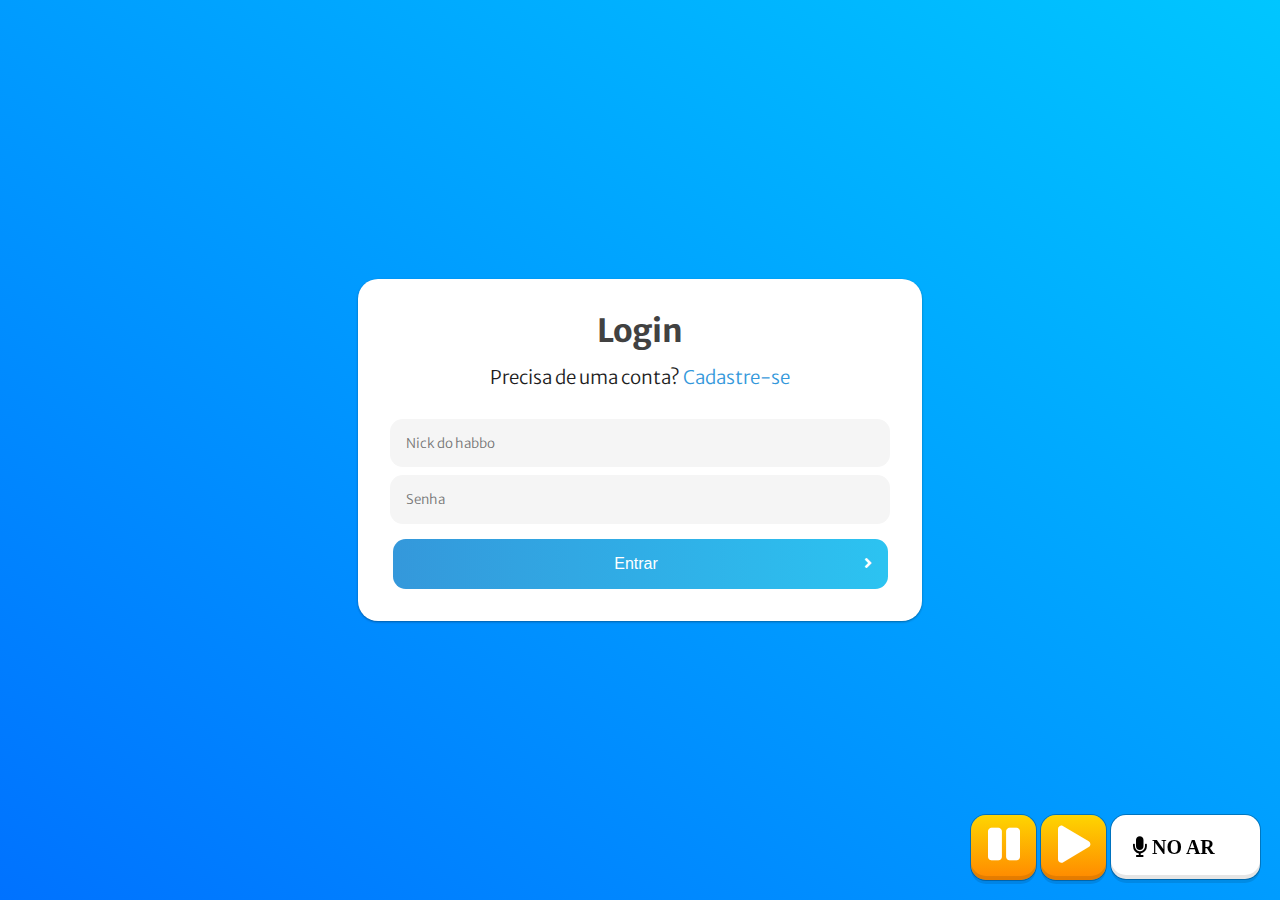
<file: index.html>
<!DOCTYPE html>
<html lang="PT-BR">

<head>
    <meta charset="UTF-8">
    <meta http-equiv="X-UA-Compatible" content="IE=edge">
    <meta name="viewport" content="width=device-width, initial-scale=1.0">
    <link rel="stylesheet" href="./style.css">
    <link rel="stylesheet" href="./radio/radio.css">
    <link rel="stylesheet" href="./Login/login.css">
    <title>Projeto Login</title>
</head>

<body>
    <div class="conteudo">
        <div class="radio_player">
            <div class="radio">
                <div class="playpause" id="botao" onclick="pause()">
                <i aria-hidden="true" class="fa fa-pause"></i></div>
                <div class="playpause" id="botao" onclick="play()">
                <i aria-hidden="true" class="fa fa-play"></i></div>
                <div class="radio-titulo"><i aria-hidden="true" class="fa fa-microphone"> NO AR</i></div>
                <audio autoplay="autoplay" id="stream" src="http://stream.zeno.fm/bs8gqsmnzmruv" type="audio/mpeg">
                </audio>
                </div>
        </div>
        <div class="logo">

        </div>
        <div class="box_login">
            <h1>Login</h1>
            <h3>Precisa de uma conta? <a href="./cadastro/cadastro.html">Cadastre-se</a></h2>
                <div class="input_login_grid">
                    <input class="campos_login" type="text" placeholder="Nick do habbo">
                    <input class="campos_login" type="text" placeholder="Senha">
                </div>
                <a href="./painel/painel.html"><button>Entrar<i class="fas fa-angle-right"></i></button>
                    </a>
        </div>
    </div>
    <script type="text/javascript" src="./json.js"></script>
</body>

</html>
</file>
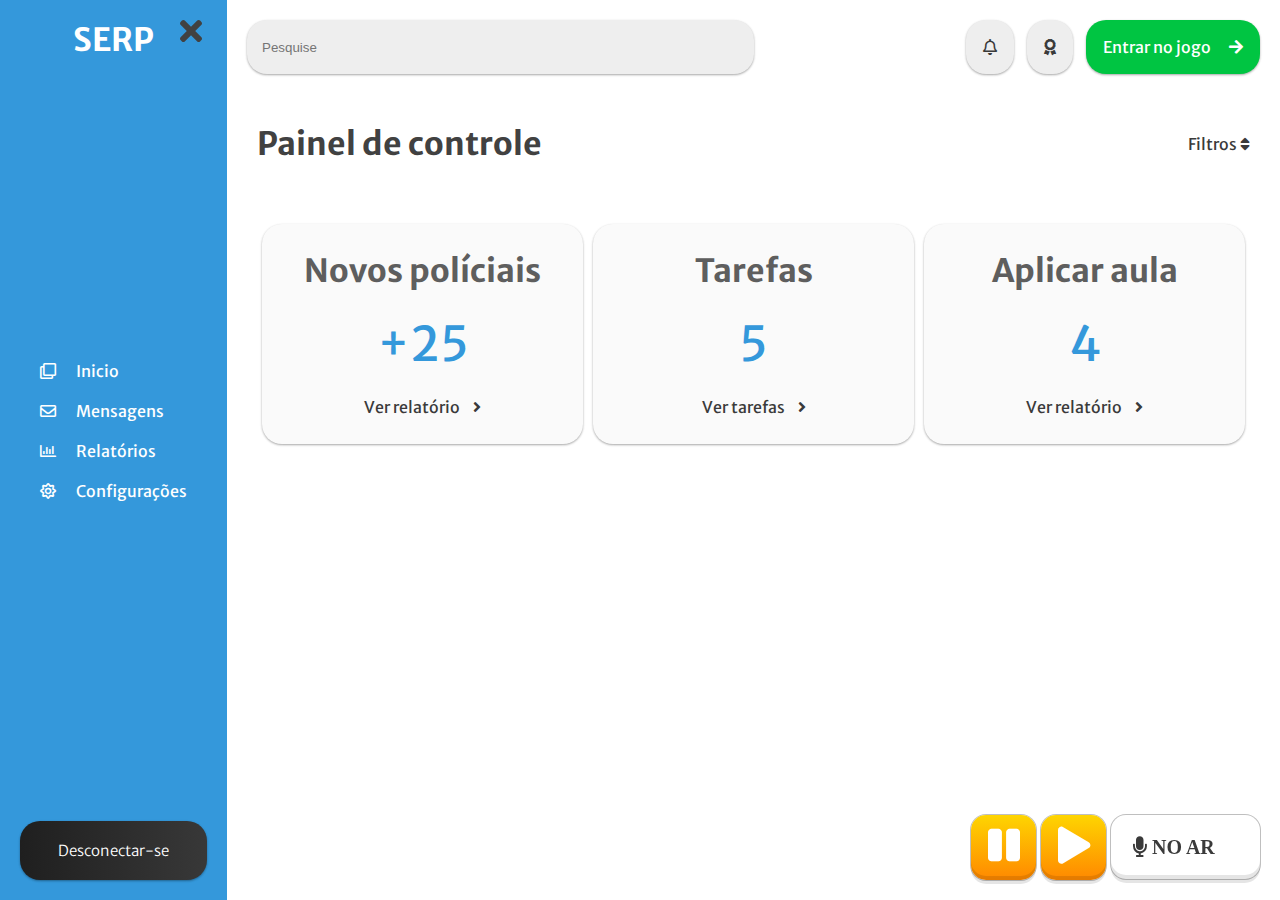
<file: painel/painel.html>
<!DOCTYPE html>
<html lang="PT-BR">

<head>
    <meta charset="UTF-8">
    <meta http-equiv="X-UA-Compatible" content="IE=edge">
    <meta name="viewport" content="width=device-width, initial-scale=1.0">
    <link rel="stylesheet" href="../painel/painel.css">
    <link rel="stylesheet" href="../radio.css">
    <title>Painel de controle</title>
</head>

<body>
    <aside class="menu-lateral">
        <div class="hamburguer"><i id="icon-menu-barra" class="fas fa-bars"></i><i id="icon-menu-x" class="fas fa-times"></i></div>
        <section class="topo_menu">
            <div class="logo">
                <h1>SERP</h1>
            </div>

        </section>
        <nav>
            <a href="">
                <li><i class="far fa-clone"></i> Inicio</li>
            </a>
            <a href="">
                <li><i class="far fa-envelope"></i> Mensagens</li>
            </a>
            <a href="">
                <li><i class="far fa-chart-bar"></i> Relatórios</li>
            </a>
            <a href="">
                <li><i class="far fa-sun"></i> Configurações</li>
            </a>
        </nav>
        <div class="box_logout"><a href="../Login/login.html">
                <h3>Desconectar-se</h3>
            </a>

        </div>
    </aside>
    <div class="painel_dentro">
        <div class="radio_player">
            <div class="radio">
                <div class="playpause" id="botao" onclick="pause()">
                <i aria-hidden="true" class="fa fa-pause"></i></div>
                <div class="playpause" id="botao" onclick="play()">
                <i aria-hidden="true" class="fa fa-play"></i></div>
                <div class="radio-titulo"><i aria-hidden="true" class="fa fa-microphone"> NO AR</i></div>
                <audio autoplay="autoplay" id="stream" src="http://stream.zeno.fm/bs8gqsmnzmruv" type="audio/mpeg">
                </audio>
                </div>
        </div>

        <header class="topo">
            <input type="search" class="pesquisa" placeholder="Pesquise">
            <div class="topo_icons">

                <div class="icon_header"><i class="far fa-bell"></i></div>
                <div class="icon_header"><i class="fas fa-award"></i></i></div>
                <div class="icon_header login_habbo">Entrar no jogo <i class="fas fa-arrow-right"></i></div>
            </div>
        </header>
        <div class="box_painel">
            <section class="header_section">
                <h1>Painel de controle</h1>
                <div class="filtro">Filtros <i class="fas fa-sort"></i></div>
            </section>
            <section class="infos">
                <div class="box">
                    <h1>Novos políciais</h1>
                    <div class="info_qtd"> +25</div>
                    <div class="info_acao">Ver relatório <i class="fas fa-angle-right"></i></div>
                </div>
                <div class="box">
                    <h1>Tarefas</h1>
                    <div class="info_qtd"> 5</div>
                    <div class="info_acao">Ver tarefas <i class="fas fa-angle-right"></i></div>
                </div>
                <div class="box">
                    <h1>Aplicar aula</h1>
                    <div class="info_qtd"> 4</div>
                    <div class="info_acao">Ver relatório <i class="fas fa-angle-right"></i></div>
                </div>
            </section>
        </div>

    </div>
    <script type="text/javascript" src="../json.js"></script>
</body>

</html>
</file>
<file: radio/radio.css>
.radio_player {
  position: fixed;
  z-index: 100;
  bottom: 0;
  right: 0;
  margin: 20px;
}
.playpause {
  box-shadow: inset 0 -4px rgba(0, 0, 0, 0.1), 0 0 0 1px rgba(0, 0, 0, 0.25),
    0 4px rgba(0, 0, 0, 0.1);
  width: 65px;
  margin-right: 5px;
  height: 65px;
  float: left;
  border-radius: 15px;
  z-index: 9;
  position: relative;
  cursor: pointer;
}
.playpause {
  background-image: linear-gradient(
    to bottom,
    rgb(254, 213, 1),
    rgb(255, 136, 0)
  );
  color: white;
  text-align: center;
  font-size: 37px !important;
  line-height: 62px !important;
}
.radio-titulo {
  background: white;
  font-size: 20px;
  border-radius: 15px;
  line-height: 20px;
  background-position: center;
  padding: 22px;
  box-shadow: inset 0 -4px rgba(0, 0, 0, 0.1), 0 0 0 1px rgba(0, 0, 0, 0.25),
    0 4px rgba(0, 0, 0, 0.1);
  width: 105px;
  background-size: 195px;
  float: left;
  height: 20px;
}
</file>
<file: Login/login.css>
.campos_login:nth-child(1) {
    grid-column: 1 / 3;
    grid-row: 1 / 1;
  }
  .campos_login:nth-child(2) {
    grid-column: 1 / 3;
    grid-row: 2 / 2;
  }
</file>
<file: radio.css>
.radio_player {
  position: fixed;
  z-index: 100;
  bottom: 0;
  right: 0;
  margin: 20px;
}
.playpause {
  box-shadow: inset 0 -4px rgba(0, 0, 0, 0.1), 0 0 0 1px rgba(0, 0, 0, 0.25),
    0 4px rgba(0, 0, 0, 0.1);
  width: 65px;
  margin-right: 5px;
  height: 65px;
  float: left;
  border-radius: 15px;
  z-index: 9;
  position: relative;
  cursor: pointer;
}
.playpause {
  background-image: linear-gradient(
    to bottom,
    rgb(254, 213, 1),
    rgb(255, 136, 0)
  );
  color: white;
  text-align: center;
  font-size: 37px !important;
  line-height: 62px !important;
}
.radio-titulo {
  background: white;
  font-size: 20px;
  border-radius: 15px;
  line-height: 20px;
  background-position: center;
  padding: 22px;
  box-shadow: inset 0 -4px rgba(0, 0, 0, 0.1), 0 0 0 1px rgba(0, 0, 0, 0.25),
    0 4px rgba(0, 0, 0, 0.1);
  width: 105px;
  background-size: 195px;
  float: left;
  height: 20px;
}
</file>
<file: style.css>
@import url("https://cdnjs.cloudflare.com/ajax/libs/font-awesome/5.15.4/css/all.min.css");
@import url("https://fonts.googleapis.com/css2?family=Merriweather+Sans:wght@300;500;800&display=swap");



* {
  margin: 0;
  padding: 0;
  list-style: none;
  text-decoration: none;
}
:root {
  
}

body {
  background-color: #3498db;
  display: flex;
  justify-content: center;
  align-items: center;
  width: 100%;
  height: 100vh;
  background: #00c6ff; /* fallback for old browsers */
  background: -webkit-linear-gradient(
    to top right,
    #0072ff,
    #00c6ff
  ); /* Chrome 10-25, Safari 5.1-6 */
  background: linear-gradient(
    to top right,
    #0072ff,
    #00c6ff
  ); /* W3C, IE 10+/ Edge, Firefox 16+, Chrome 26+, Opera 12+, Safari 7+ */
}
h1 {
  font-family: "Merriweather Sans", sans-serif;
  color: rgb(65, 65, 65);
}
h3 {
  font-family: "Merriweather Sans", sans-serif;
  color: rgb(29, 29, 29);
  font-weight: 300;
  transition: all 0.5s;
}
h3 a {
  color: #3498db;
}
h3 a:hover {
  color: #50b9ff;
}
.input_login_grid {
  display: grid;
  grid-gap: 0.5rem;
  margin-top: 1rem;
  grid-template-columns: repeat(2, 1fr);
  grid-template-rows: repeat(1, 3rem);
}

.conteudo {
  position: relative;
  display: flex;
  justify-content: center;
  align-items: center;
  flex-direction: column;
}
.logo {
  width: 564px;
  position: relative;
  top: 20px;
  border-radius: 20px;
}
.logo img {
  width: 100%;
  height: 100%;
  object-fit: contain;
  border-radius: 20px 20px 0px 0px;
}
.box_login {
  text-align: center;
  height: auto;
  display: grid;
  width: 500px;
  grid-gap: 0.9rem;
  padding: 2rem;
  background-color: white;
  position: relative;
  border-radius: 20px;
  box-shadow: 0 1px 3px rgba(0, 0, 0, 0.12), 0 1px 2px rgba(0, 0, 0, 0.24);
  transition: all 0.3s cubic-bezier(0.25, 0.8, 0.25, 1);
}
.box_login input {
  padding: 1rem;
  border-radius: 0.8rem;
  text-decoration: none;
  box-shadow: none;
  border: none;
  background-color: rgb(245, 245, 245);
  color: grey;
  font-family: "Merriweather Sans", sans-serif;
  font-weight: 300;
}
.box_login input:active {
  background-color: white;
}
.sections b{
  font-family: "Merriweather Sans", sans-serif;
  font-weight: 100;
  color: rgb(65, 65, 65);
}
.sections a b {
  color: #3498db;
}

button {
  padding: 1rem;
  justify-content: center;
  align-items: center;
  color: white;
  border: none;
  background-color: #3498db;
  background-image: linear-gradient(to right, #3498db, #2cc3f1);
  border-radius: 0.8rem;
  text-align: center;
  font-size: 1rem;
  cursor: pointer;
  position: relative;
  transition: all 0.4s;
  width: 99%;
}
button:hover {
  background-color: #50b9ff;
}
button i {
  float: right;
}
</file>
<file: painel/painel.css>
@import url("https://cdnjs.cloudflare.com/ajax/libs/font-awesome/5.15.4/css/all.min.css");
@import url("https://fonts.googleapis.com/css2?family=Merriweather+Sans:wght@300;500;800&display=swap");

* {
  margin: 0;
  padding: 0;
  list-style: none;
  text-decoration: none;
}
:root {
}
a {
  color: unset;
}
body {
  font-family: "Merriweather Sans", sans-serif;
  width: 100%;
  height: 100vh;
  display: flex;
  color: #3a3a3a;
}
h1 {
  font-family: "Merriweather Sans", sans-serif;
  color: rgb(65, 65, 65);
}
h3 {
  font-family: "Merriweather Sans", sans-serif;
  color: rgb(29, 29, 29);
  font-weight: 300;
  transition: all 0.5s;
}
section {
  display: flex;
  padding: 30px;
}

.menu-lateral {
  position: relative;
  background-color: #3498db;
  height: 100%;
  display: flex;
  flex-direction: column;
  justify-content: space-between;
  text-align: center;
  align-items: right;

  font-family: "Merriweather Sans", sans-serif;
  color: rgb(65, 65, 65);
  text-decoration: none;
}
.show-menu{
  left: -300px;
}
.topo_menu {
  padding: 0;
  padding-top: 20px;
  display: flex;
  justify-content: space-around;
  align-items: center;
  flex-direction: row;
}
.hamburguer {
  font-size: 2rem;
  cursor: pointer;
  position: fixed;
  z-index: 20000;
  top: 15px;
  left: 20px;
}
#icon-menu-barra {
  opacity: 0;
  color: #3a3a3a;
}
.close-menu #icon-menu-barra {
  opacity: 1;
}
.close-menu ,.hamburguer i {
  right: 15rem;
}
.close-menu #icon-menu-x {
  opacity: 0;
}
#icon-menu-x {
  font-size: 2rem;
  cursor: pointer;  
  position: absolute;
  z-index: 20000;
  left: 160px;
}
.logo h1 {
  color: white;
}
.menu-lateral nav {
  padding: 30px;
  justify-content: right;
  align-items: right;
}
.menu-lateral li {
  padding: 10px;
  display: flex;
  color: white;

  flex-wrap: nowrap;
  flex-direction: row;
  justify-content: flex-start;
  align-items: center;
  align-content: center;
}
.menu-lateral li i {
  margin-right: 20px;
}
.menu-lateral .box_logout {
  padding: 20px;
  margin: 20px;
  background-color: #3a3a3a;
  background-image: linear-gradient(to right, rgb(31, 31, 31), rgb(56, 56, 56));
  box-shadow: 0 1px 3px rgb(0 0 0 / 12%), 0 1px 2px rgb(0 0 0 / 24%);
  border-radius: 20px;
  color: white;
}
.menu-lateral .box_logout h3 {
  color: white;
  font-size: 15px;
}
.painel_dentro {
  width: 100%;
  height: 100%;
}
.topo {
  display: flex;
  flex-direction: row;
  position: relative;
  padding: 20px;
  justify-content: space-between;
}
.topo_icons {
  display: flex;
  flex-direction: row;
}
.icon_header {
  padding: 17px;
  border-radius: 20px;
  background-color: rgb(238, 238, 238);
  margin-left: 0.8rem;
  cursor: pointer;
  box-shadow: 0 1px 3px rgb(0 0 0 / 12%), 0 1px 2px rgb(0 0 0 / 24%);
}
.topo .pesquisa {
  background-color: rgb(238, 238, 238);
  border-radius: 20px;
  border: none;
  padding: 15px;
  width: 50%;
  box-shadow: 0 1px 3px rgb(0 0 0 / 12%), 0 1px 2px rgb(0 0 0 / 24%);
}
.login_habbo {
  background-color: #00c542;
  color: white;
}
.login_habbo i {
  margin-left: 15px;
}
.header_section {
  display: flex;
  justify-content: space-between;
  align-items: center;
  padding: 30px;
}
.infos {
  display: flex;
  flex-direction: row;
  justify-content: space-around;
  align-items: center;
}
.infos .box {
  padding: 20px;
  background-color: #fafafa;
  border-radius: 20px;
  box-shadow: 0 1px 3px rgb(0 0 0 / 12%), 0 1px 2px rgb(0 0 0 / 24%);
  display: flex;
  width: 40%;
  margin-left: 5px;
  flex-wrap: nowrap;
  margin-right: 5px;
  justify-content: space-around;
  flex-direction: column;
  align-items: center;
  min-height: 180px;
}
.infos .info_qtd {
  margin-top: 10px;
  font-size: 3rem;
  font-family: "Merriweather Sans", sans-serif;
  color: #3498db;
}
.infos .info_acao {
  margin-top: 10px;
  color: #3a3a3a;
  cursor: pointer;
  font-weight: 400;
  font-family: "Merriweather Sans", sans-serif;
}
.info_acao i {
  margin-left: 10px;
}
.infos h1 {
  color: #5e5e5e;
}
.header_section .filtro {
  cursor: pointer;
}
</file>
